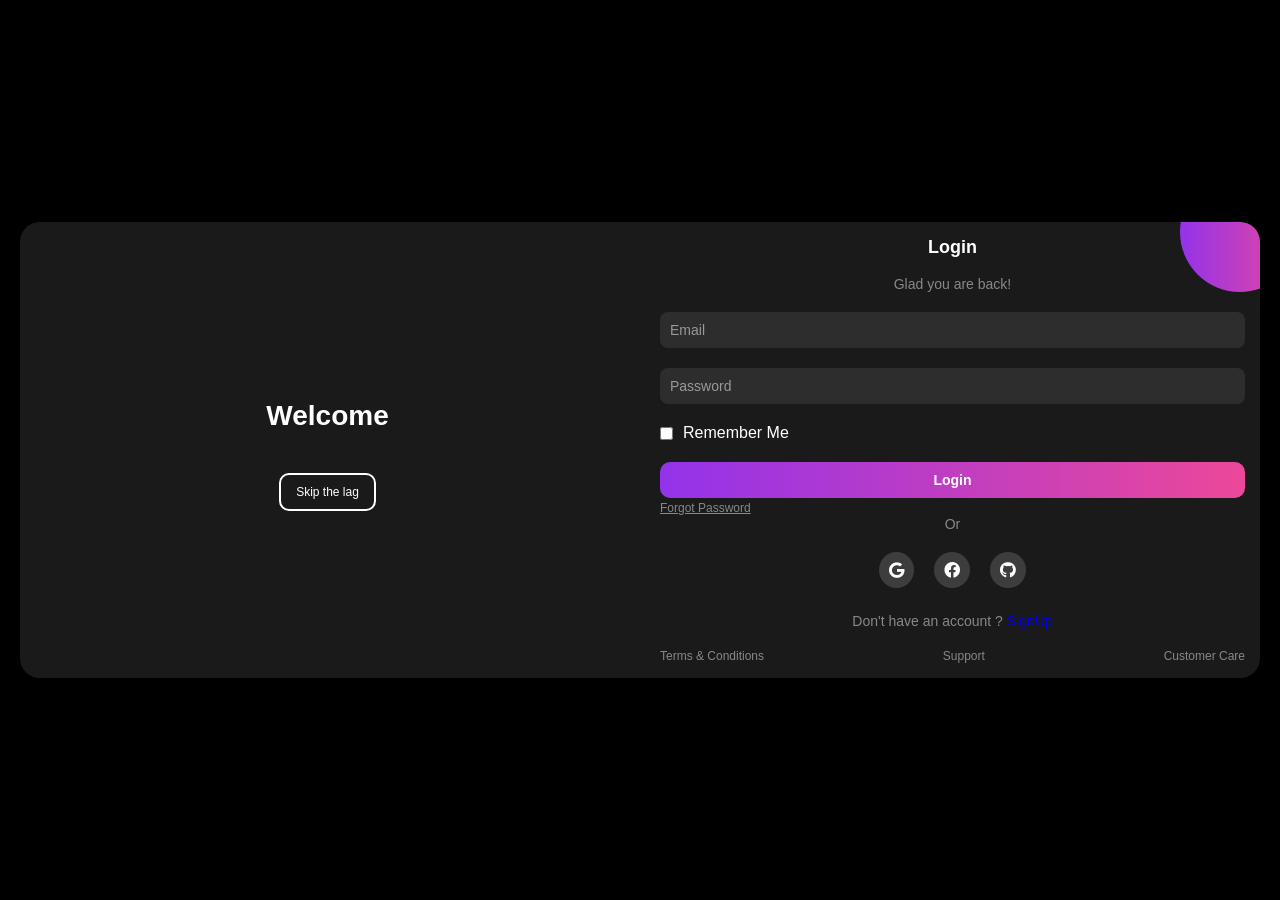
<file: Login_01/index.html>
<!DOCTYPE html>
<html lang="en">
<head>
    <meta charset="UTF-8">
    <meta name="viewport" content="width=device-width, initial-scale=1.0">
    <title>Login Form</title>
    <link rel="stylesheet" href="style.css">
    <link rel="stylesheet" href="https://cdnjs.cloudflare.com/ajax/libs/font-awesome/5.15.4/css/all.min.css">
</head>
<body>
    <div class="container">
        <div class="login-box">
            <div class="circle"></div>
            <div class="left-section">
                <h1>Welcome</h1>
                <button class="skip-btn">Skip the lag</button>
            </div>
            <div class="right-section">
                <h2>Login</h2>
                <br>
                <p>Glad you are back!</p>

                <form action="">
                    <input type="email" placeholder="Email" required>
                    <input type="password" placeholder="Password" required>
                    <div class="remember-me">
                        <input type="checkbox" id="remember">
                        <label for="remember">Remember Me</label>
                    </div>
                    <button class="login-btn" type="submit">Login</button>
                </form>
                <a href="#" class="forgot-password">Forgot Password</a>
                <div class="or-divider">Or</div>
                <div class="social-icons">
                    <i class="fab fa-google"></i>
                    <i class="fab fa-facebook"></i>
                    <i class="fab fa-github"></i>
                </div>

                <p>Don't have an account ? <a href="#">SignUp</a></p>

                <footer>
                    <a href="#">Terms & Conditions</a>
                    <a href="#">Support</a>
                    <a href="#">Customer Care</a>
                </footer>
            </div>
        </div>
    </div>
</body>
</html>
</file>
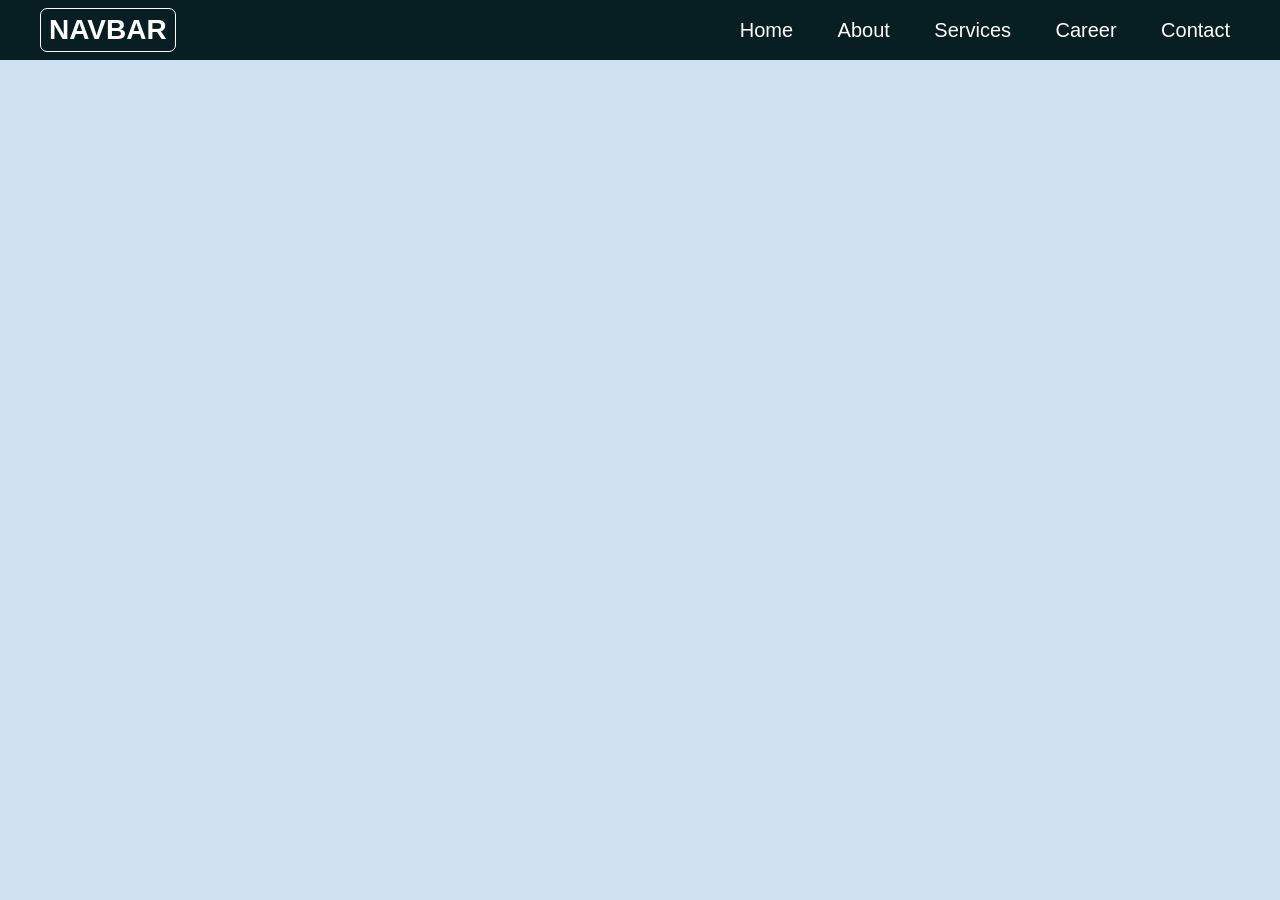
<file: Navbar_01/index.html>
<!DOCTYPE html>
<html lang="en">
<head>
    <meta charset="UTF-8">
    <meta name="viewport" content="width=device-width, initial-scale=1.0">
    <title>Responsive Navbar</title>
    <link rel="stylesheet" href="style.css">
    <link rel="stylesheet" href="https://cdnjs.cloudflare.com/ajax/libs/font-awesome/5.15.4/css/all.min.css">
</head>
<body>
    <div class="nav-bar">
        <h3>NAVBAR</h3>
        <div class="main-menu">
            <span class="menu-btn" onclick="openMenu()">&#9776</span>

            <span class="close-btn" onclick="closeMenu()">&#9746</span>

            <ul id="menu">
                <li>Home</li>
                <li>About</li>
                <li>Services</li>
                <li>Career</li>
                <li>Contact</li>
            </ul>
        </div>
    </div>
    <script src="script.js"></script>
</body>
</html>
</file>
<file: Login_01/style.css>
*{
    margin: 0;
    padding: 0;
    box-sizing: border-box;
    font-family: Arial, sans-serif;
}

body{
    background-color: #000;
}

.container{
    display: flex;
    align-items: center;
    justify-content: center;
    min-height: 100vh;
    padding: 20px;
}

.login-box{
    display: flex;
    align-items: center;
    flex-direction: row;
    background-color: #1a1a1a;
    padding: 40px;
    border-radius: 20px;
    color: #fff;
    width: 100%;
    max-width: 1200px;
    position: relative;
    overflow: hidden;
    box-sizing: 0 8px 30px rgba(0, 0, 0, 0.3);
}

.circle{
    position: absolute;
    background: linear-gradient(to right, #9333ea, #ec4899);
    width: 180px;
    height: 180px;
    top: -60px;
    right: -60px;
    border-radius: 50%;
    z-index: 0;
    animation: float 6s ease-in-out infinite, pulse 4s ease-in-out infinite;
}

.left-section,
.right-section{
    flex: 1;
}

.left-section{
    display: flex;
    flex-direction: column;
    justify-content: center;
    align-items: center;
    padding-right: 40px;
}

.left-section h1{
    font-size: 40px;
    font-weight: bold;
    line-height: 1.2;
    text-align: center;
}

.skip-btn{
    margin-top: 30px;
    padding: 12px 30px;
    border: 2px solid #fff;
    background-color: transparent;
    color: #fff;
    cursor: pointer;
    border-radius: 10px;
    transition: all 0.3s ease;
}

.skip-btn:hover{
    background-color: #fff;
    color: #000;
}

.right-section h2 {
    font-size: 28px;
    font-weight: bold;
    text-align: center;
}

.right-section p,
.forgot-password,
.or-divider{
    color: #888;
    font-size: 14px;
    text-align: center;
    margin-bottom: 20px;
}

input[type="email"],
input[type="password"]{
    width: 100%;
    padding: 15px;
    margin-bottom: 20px;
    border: none;
    border-radius: 8px;
    background-color: #2d2d2d;
    color: #fff;
    font-size: 16px;
}

input::placeholder{
    color: #999;
}

.remember-me{
    display: flex;
    align-items: center;
    margin-bottom: 20px;
}

.remember-me input{
    margin-right: 10px;
}

.login-btn{
    width: 100%;
    padding: 12px;
    background: linear-gradient(to right, #9333ea, #ec4899);
    border: none;
    border-radius: 10px;
    font-weight: bold;
    color: #fff;
    font-size: 16px;
    transition: background 0.3s ease;
}

.login-btn:hover{
    background: linear-gradient(to right, #ec4899, #9333ea);
}

.social-icons{
    display: flex;
    justify-content: center;
    gap: 20px;
    margin-bottom: 25px;
}

.social-icons i{
    background-color: #3d3d3d;
    padding: 15px;
    border-radius: 50%;
    cursor: pointer;
    font-size: 20px;
    transition: background 0.3s ease, color 0.3s ease;
}

.social-icons i:hover{
    background-color: #fff;
    color: #000;
}

footer{
    display: flex;
    justify-content: space-between;
    font-size: 13px;
    color: #888;
    margin-top: 20px;
}

footer a{
    text-decoration: none;
    color: inherit;
    transition: color 0.3s ease;
}

footer a:hover{
    color: #fff;
}

/* RESPONSIVENESS */

/* MEDIUM SIZE DEVICE */

@media(max-width: 1024px){
    .login-box{
        flex-direction: column;
        padding: 30px;
        max-width: 90%;
    }

    .left-section{
        padding-right: 0;
        padding-bottom: 20px;
        text-align: center;
    }

    .left-section h1{
        font-size: 36px;
    }
}

/* TABLET AND SMALL SCREEN */
@media(max-width:768px){
    .login-box{
        padding: 20px;
    }
    .left-section h1 {
        font-size: 32px;
    }

    .right-section h2{
        font-size: 22px;
    }

    .social-icons i {
        padding: 12px;
        font-size: 18px;
    }

    .login-btn,
    input[type="email"],
    input[type="password"]{
        padding: 12px;
        font-size: 14px;
    }
}

/* SMALL PHONES */
@media(max-width:480px){

    .login-box{
        padding: 15px;
        max-width: 100%;
    }

    .circle{
        top: -50px;
        right: -40px;
        width: 120px;
        height: 120px;
    }

    .left-section h1 {
        font-size: 28px;
        padding: 10px;
    }

    .right-section h2 {
        font-size: 18px;
    }

    .social-icons i {
        padding: 10px;
        font-size: 16px;
    }

    .login-btn,
    input[type="email"],
    input[type="password"]{
        padding: 10px;
        font-size: 14px;
    }

    .skip-btn{
        padding: 10px 15px;
        font-size: 12px;
    }

    .forgot-password{
        font-size: 12px;
    }

    footer{
        font-size: 12px;
    }
}

@media(min-width:350px){

    .login-box{
        padding: 15px;
        max-width: 100%;
    }

    .circle{
        top: -50px;
        right: -40px;
        width: 120px;
        height: 120px;
    }

    .left-section h1 {
        font-size: 28px;
        padding: 10px;
    }

    .right-section h2 {
        font-size: 18px;
    }

    .social-icons i {
        padding: 10px;
        font-size: 16px;
    }

    .login-btn,
    input[type="email"],
    input[type="password"]{
        padding: 10px;
        font-size: 14px;
    }

    .skip-btn{
        padding: 10px 15px;
        font-size: 12px;
    }

    .forgot-password{
        font-size: 12px;
    }

    footer{
        font-size: 12px;
    }
}

/* KEYFRAMES FOR CIRCLE */
@keyframes float{
    0%, 100%{
        transform: translateY(0);
    }
    50%{
        transform: translateY(-20px);
    }
}

@keyframes pulse{
    0%, 100%{
        transform: scale(1);
    }
    50%{
        transform: scale(1.1);
    }
}
</file>
<file: Navbar_01/style.css>
*{
    margin: 0;
    padding: 0;
    box-sizing: border-box;
    font-family: 'Franklin Gothic Medium', 'Arial Narrow', Arial, sans-serif;
    /* color: #fff; */
}

body{
    background: rgb(205, 225, 238);
    color: #fff;
}
.nav-bar{
    width: 100%;
    height: 60px;
    background: rgb(7, 30, 35);
    display: flex;
    align-items: center;
    justify-content: space-between;
}

h3{
    margin-left: 40px;
    font-size: 28px;
    border: 1px solid #fff;
    border-radius: 7px;
    padding: 5px 8px;
}

ul li{
    list-style: none;
    display: inline-block;
    margin: 0px 20px;
    font-size: 20px;
    cursor: pointer;
}

ul li:hover{

    color: lightgray;
}

.main-menu{
    margin-right: 30px;
}

.menu-btn,
.close-btn{
    font-size: 28px;
    margin: 0 20px;
    display: none;
    cursor: pointer;
}

/* RESPONSIVENESS */
@media only screen and (max-width: 700px){
    ul{
        display: none;
    }

    ul li {
        display: block;
        margin: 20px;
    }
    .menu-btn{
        display: block;
    }

    h3{
        font-size: 24px;
    }

    #menu{
        width: 100%;
        background: rgb(11, 46, 54);
        position: absolute;
        top: 60px;
        right: 0;
        text-align: center;
    }
}
</file>
